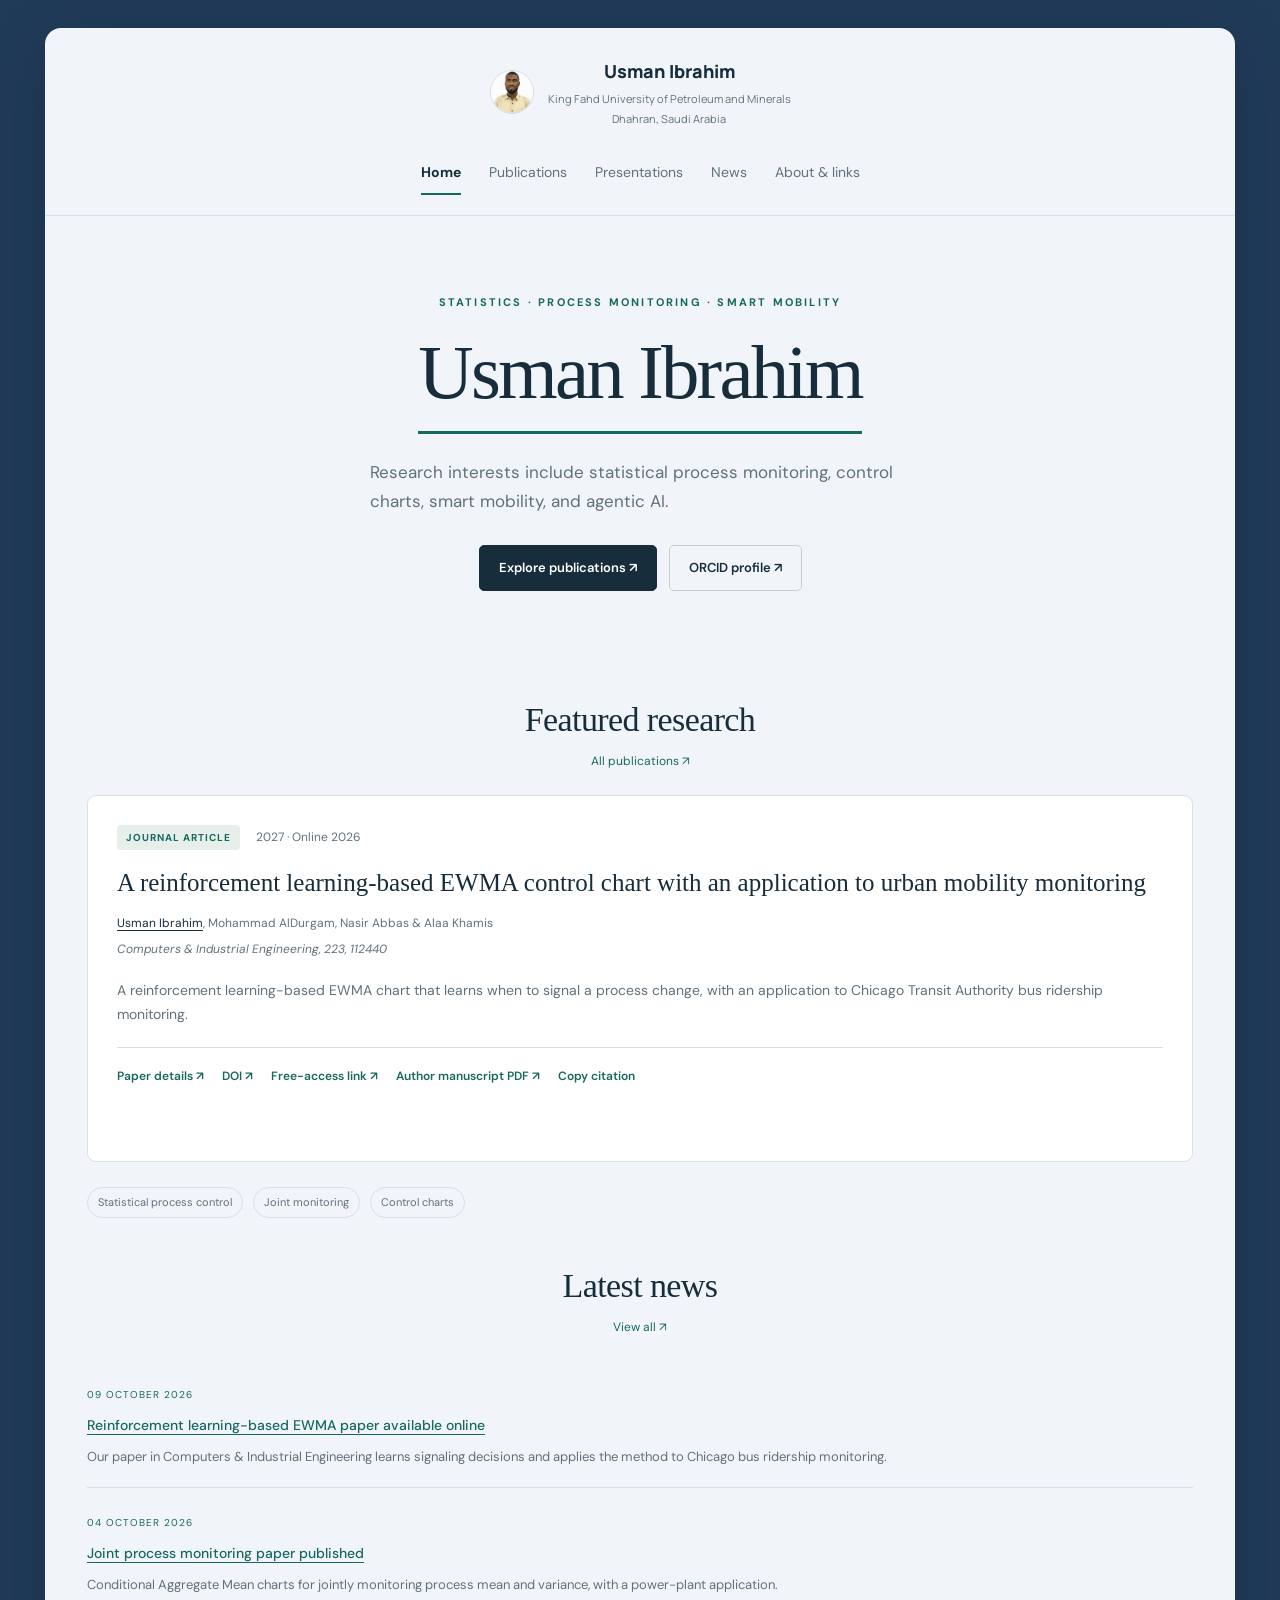
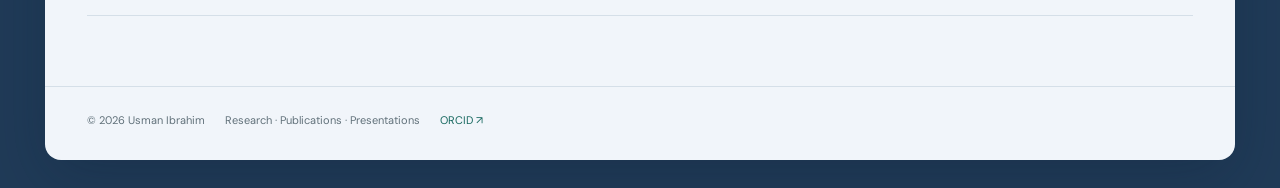
<file: index.html>
<!doctype html>
<html lang="en">
<head>
  <meta charset="utf-8">
  <meta name="viewport" content="width=device-width, initial-scale=1">

  <title>Usman Ibrahim | Research</title>

  <meta name="description"
        content="Usman Ibrahim's research, publications, presentations, and news in statistical process monitoring, control charts, machine learning, and smart mobility.">
  <meta name="robots" content="index,follow">

  <link rel="stylesheet" href="styles.css">
  <script src="site.js" defer></script>

  <script type="application/ld+json">
  {
    "@context": "https://schema.org",
    "@type": "Person",
    "name": "Usman Ibrahim",
    "affiliation": {
      "@type": "Organization",
      "name": "King Fahd University of Petroleum and Minerals"
    },
    "sameAs": [
      "https://orcid.org/0009-0003-8951-0145",
      "https://www.linkedin.com/in/usman-ibrahim-314a54277",
      "https://scholar.google.ca/citations?user=Ma5MzD0AAAAJ&hl=en"
    ]
  }
  </script>

  <style>
    html {
      background: #203b58;
    }

    body {
      max-width: 1190px;
      margin: 28px auto !important;
      background: #f1f5fa !important;
      border-radius: 16px;
      box-shadow: 0 18px 60px rgb(10 27 48 / 25%);
    }

    .header-inner {
      flex-direction: column;
      align-items: center;
      justify-content: center;
      gap: 22px;
      padding: 28px 0 20px;
    }

    .brand {
      display: flex;
      align-items: center;
      justify-content: center;
      gap: 14px;
      max-width: 100%;
    }

    .brand-info {
      display: flex;
      flex-direction: column;
      align-items: center;
      text-align: center;
      min-width: 0;
    }

    .brand-name {
      color: inherit;
      text-decoration: none;
    }

    .brand-affiliation {
      display: block;
      margin-top: 4px;
      font-size: 11px;
      font-weight: 400;
      line-height: 1.5;
      color: var(--muted);
    }

    .nav {
      width: 100%;
      justify-content: center;
      flex-wrap: wrap;
      gap: 12px 28px;
      overflow: visible;
    }

    main {
      text-align: center;
    }

    .hero {
      display: block;
      text-align: center;
    }

    .hero h1 {
      display: inline-block;
      padding-bottom: 18px;
      border-bottom: 3px solid var(--teal);
    }

    .lead,
    .detail,
    .prose,
    .search,
    .empty p {
      margin-left: auto;
      margin-right: auto;
    }

    .actions,
    .links,
    .focus-strip,
    .affiliation {
      justify-content: center;
    }

    .actions {
      display: flex;
      flex-wrap: wrap;
      gap: 12px;
    }

    .section-top {
      flex-direction: column;
      align-items: center;
      justify-content: center;
      gap: 10px;
      text-align: center;
    }

    .card-top {
      justify-content: center;
      gap: 16px;
    }

    #home .two-col {
      grid-template-columns: minmax(0, 1fr);
      gap: 48px;
    }

    #home .two-col > div,
    #home .two-col > aside {
      width: 100%;
      min-width: 0;
    }

    .footer-inner {
      justify-content: center;
      align-items: center;
      flex-wrap: wrap;
      text-align: center;
    }

    @media (max-width: 700px) {
      body {
        margin: 0 auto !important;
        border-radius: 0;
      }

      .header-inner {
        align-items: center;
        padding: 24px 0 18px;
      }

      .nav {
        justify-content: center;
        gap: 10px 18px;
      }

      .brand-affiliation {
        max-width: 250px;
      }
    }
  /* Keep body text left-aligned */
main,
.hero,
.prose,
.card,
.news-item,
.empty,
.footer-inner {
  text-align: left;
}

/* Center headings and tabs only */
h1,
h2,
h3,
.eyebrow {
  text-align: center;
}

.hero h1 {
  display: table;
  margin-left: auto;
  margin-right: auto;
}

.nav {
  justify-content: center;
}

/* Left-align buttons, links, tags, and card labels */
.actions,
.links,
.focus-strip,
.card-top,
.footer-inner {
  justify-content: flex-start;
}
/* Default: left-align all content, including paper titles */
main,
.hero,
.prose,
.card,
.news-item,
.empty,
.detail,
main h1,
main h2,
main h3,
main .eyebrow,
.research-highlights,
.research-highlights li {
  text-align: left;
}

/* Center only the main page and section headings */
.hero > .eyebrow,
.hero > h1,
.hero > div > .eyebrow,
.hero > div > h1,
.page-head,
.page-head .eyebrow,
.page-head .page-title,
.section-top,
.section-top h2 {
  text-align: center;
}

.hero h1 {
  display: table;
  margin-left: auto;
  margin-right: auto;
}

.section-top {
  align-items: center;
  justify-content: center;
}

/* Keep navigation tabs centered */
.nav {
  justify-content: center;
}

/* Keep highlights readable */
.research-highlights ul {
  padding-left: 24px;
  list-style-position: outside;
}
#home .hero .actions {
  display: flex;
  justify-content: center;
  flex-wrap: wrap;
  gap: 12px;
}
  </style>
</head>

<body>

<a class="skip" href="#main">Skip to content</a>

<header class="header">
  <div class="wrap">
    <div class="header-inner">

      <div class="brand">
        <button
          class="avatar-button"
          type="button"
          aria-label="Enlarge profile photo"
          onclick="document.getElementById('photo-viewer').showModal()">
          <img src="profile.jpg" alt="Usman Ibrahim">
        </button>

        <div class="brand-info">
          <a class="brand-name" href="#home">Usman Ibrahim</a>
          <span class="brand-affiliation">
            King Fahd University of Petroleum and Minerals
          </span>
          <span class="brand-affiliation">
            Dhahran, Saudi Arabia
          </span>
        </div>
      </div>

      <nav class="nav" aria-label="Main navigation">
        <a href="#home" aria-current="page">Home</a>
        <a href="#publications">Publications</a>
        <a href="#presentations">Presentations</a>
        <a href="#news">News</a>
        <a href="#about">About &amp; links</a>
      </nav>

    </div>
  </div>
</header>

<dialog
  id="photo-viewer"
  class="photo-dialog"
  aria-label="Profile photo"
  onclick="if (event.target === this) this.close()">

  <button
    class="photo-close"
    type="button"
    aria-label="Close photo"
    onclick="document.getElementById('photo-viewer').close()">
    ×
  </button>

  <img src="profile.jpg" alt="Usman Ibrahim">
</dialog>

<main id="main" class="wrap">

  <section id="home" data-page aria-label="Home">

    <div class="hero">
      <p class="eyebrow">
        Statistics · Process monitoring · Smart Mobility
      </p>

      <h1>Usman Ibrahim</h1>

      <p class="lead">
        Research interests include statistical process monitoring,
        control charts, smart mobility, and agentic AI.
      </p>

      <div class="actions">
        <a class="button" href="#publications">
          Explore publications ↗
        </a>
        <a class="button secondary"
           href="https://orcid.org/0009-0003-8951-0145">
          ORCID profile ↗
        </a>
      </div>
    </div>

    <div class="content">
      <div class="two-col">

        <div>
          <div class="section-top">
            <h2>Featured research</h2>
            <a href="#publications">All publications ↗</a>
          </div>

          <article class="card">
            <div class="card-top">
              <span class="badge">Journal article</span>
              <span class="year">2027 · Online 2026</span>
            </div>

            <h3 class="paper-title">
              <a href="papers/rl-ewma.html">
                A reinforcement learning-based EWMA control chart
                with an application to urban mobility monitoring
              </a>
            </h3>

            <p class="byline">
              <span class="self">Usman Ibrahim</span>,
              Mohammad AlDurgam, Nasir Abbas &amp; Alaa Khamis
            </p>

            <p class="journal">
              Computers &amp; Industrial Engineering, 223, 112440
            </p>

            <p class="summary">
              A reinforcement learning-based EWMA chart that learns
              when to signal a process change, with an application
              to Chicago Transit Authority bus ridership monitoring.
            </p>

            <div class="links">
              <a href="papers/rl-ewma.html">Paper details ↗</a>

              <a href="https://doi.org/10.1016/j.cie.2026.112440">
                DOI ↗
              </a>

              <a href="https://kwnsfk27.r.eu-west-1.awstrack.me/L0/https:%2F%2Fauthors.elsevier.com%2Fa%2F1nyGG1I2r-T-EI/1/010201a14435d86e-4d6d5440-0377-4c4e-ba44-1d712daed65e-000000/jkMDSdc3D0bi9YTTYTLWX9_oELA=473">
                Free-access link ↗
              </a>

              <a href="manuscripts/rl-ewma-author-manuscript.pdf">
                Author manuscript PDF ↗
              </a>

              <button
                class="text-button"
                data-copy-citation="Ibrahim, U., AlDurgam, M., Abbas, N., &amp; Khamis, A. (2027). A reinforcement learning-based EWMA control chart with an application to urban mobility monitoring. Computers &amp; Industrial Engineering, 223, 112440. https://doi.org/10.1016/j.cie.2026.112440">
                Copy citation
              </button>
            </div>

            <p class="status" role="status"></p>
          </article>

          <div class="focus-strip">
            <span class="tag">Statistical process control</span>
            <span class="tag">Joint monitoring</span>
            <span class="tag">Control charts</span>
          </div>
        </div>

        <aside>
          <div class="section-top">
            <h2>Latest news</h2>
            <a href="#news">View all ↗</a>
          </div>

          <div class="news-item">
            <time datetime="2026-10-09">09 October 2026</time>
            <h3>
              <a href="papers/rl-ewma.html">
                Reinforcement learning-based EWMA paper available online
              </a>
            </h3>
            <p>
              Our paper in Computers &amp; Industrial Engineering
              learns signaling decisions and applies the method
              to Chicago bus ridership monitoring.
            </p>
          </div>

          <div class="news-item">
            <time datetime="2026-10-04">04 October 2026</time>
            <h3>
              <a href="papers/conditional-aggregate-mean.html">
                Joint process monitoring paper published
              </a>
            </h3>
            <p>
              Conditional Aggregate Mean charts for jointly
              monitoring process mean and variance, with a
              power-plant application.
            </p>
          </div>
        </aside>

      </div>
    </div>
  </section>

  <section
    id="publications"
    data-page
    aria-labelledby="publications-title">

    <div class="content">
      <div class="page-head">
        <p class="eyebrow">Research output</p>
        <h2 class="page-title" id="publications-title">Publications</h2>
        <p class="lead">Journal articles, methods, and applications.</p>
      </div>

      <label for="paper-search" class="eyebrow">
        Find a publication
      </label>
      <br>

      <input
        class="search"
        id="paper-search"
        type="search"
        placeholder="Search title, author, or topic…">

      <article class="card" data-publication>
        <div class="card-top">
          <span class="badge">Journal article</span>
          <span class="year">2027 · Online 2026</span>
        </div>

        <h2 class="paper-title">
          <a href="papers/rl-ewma.html">
            A reinforcement learning-based EWMA control chart
            with an application to urban mobility monitoring
          </a>
        </h2>

        <p class="byline">
          Usman Ibrahim, Mohammad AlDurgam, Nasir Abbas &amp; Alaa Khamis
        </p>

        <p class="journal">
          Computers &amp; Industrial Engineering, 223, 112440
          · Available online 9 October 2026
        </p>

        <p class="summary">
          A reinforcement learning-based EWMA chart that learns
          signaling decisions using proximal policy optimization,
          with an application to Chicago Transit Authority bus
          ridership monitoring.
        </p>

        <div class="links">
          <a href="papers/rl-ewma.html">Abstract &amp; details ↗</a>
          <a href="https://doi.org/10.1016/j.cie.2026.112440">DOI ↗</a>

          <a href="https://kwnsfk27.r.eu-west-1.awstrack.me/L0/https:%2F%2Fauthors.elsevier.com%2Fa%2F1nyGG1I2r-T-EI/1/010201a14435d86e-4d6d5440-0377-4c4e-ba44-1d712daed65e-000000/jkMDSdc3D0bi9YTTYTLWX9_oELA=473">
            Free-access link ↗
          </a>

          <a href="manuscripts/rl-ewma-author-manuscript.pdf">
            Author manuscript PDF ↗
          </a>

          <button
            class="text-button"
            data-copy-citation="Ibrahim, U., AlDurgam, M., Abbas, N., &amp; Khamis, A. (2027). A reinforcement learning-based EWMA control chart with an application to urban mobility monitoring. Computers &amp; Industrial Engineering, 223, 112440. https://doi.org/10.1016/j.cie.2026.112440">
            Copy citation
          </button>
        </div>

        <p class="status" role="status"></p>
      </article>

      <article class="card" data-publication style="margin-top: 24px;">
        <div class="card-top">
          <span class="badge">Journal article</span>
          <span class="year">2026</span>
        </div>

        <h2 class="paper-title">
          <a href="papers/conditional-aggregate-mean.html">
            Joint process monitoring in power plants using
            conditional aggregate mean control charts
          </a>
        </h2>

        <p class="byline">
          Usman Ibrahim, Nasir Abbas &amp; Muhammad Riaz
        </p>

        <p class="journal">
          Journal of Industrial and Production Engineering
          · Published 4 October 2026
        </p>

        <p class="summary">
          Joint monitoring of process mean and variance using
          Conditional Aggregate Mean control charts and three
          variance transformations. Includes a combined-cycle
          power plant application.
        </p>

        <div class="links">
          <a href="papers/conditional-aggregate-mean.html">
            Abstract &amp; details ↗
          </a>

          <a href="https://doi.org/10.1080/21681015.2026.2737266">
            DOI ↗
          </a>

          <a href="https://www.tandfonline.com/eprint/JCEAWTUYKNPXHGXM5YNV/full?target=10.1080/21681015.2026.2737266">
            Free-access link ↗
          </a>

          <a href="manuscripts/cam-joint-accepted.pdf">
            Accepted manuscript PDF ↗
          </a>

          <button
            class="text-button"
            data-copy-citation="Ibrahim, U., Abbas, N., &amp; Riaz, M. (2026). Joint process monitoring in power plants using conditional aggregate mean control charts. Journal of Industrial and Production Engineering. https://doi.org/10.1080/21681015.2026.2737266">
            Copy citation
          </button>
        </div>

        <p class="status" role="status"></p>
      </article>

      <article class="card" data-publication style="margin-top: 24px;">
        <div class="card-top">
          <span class="badge">Conference Proceedings</span>
          <span class="year">SMiLE 2026</span>
        </div>

        <h2 class="paper-title">
          <a href="papers/driver-allocation.html">
            Risk-Based Optimization of Driver Allocation
            in Urban Last-Mile Delivery
          </a>
        </h2>

        <p class="byline">
          Usman Ibrahim, Samhar Alzghaier &amp; Mohammad AlDurgam
        </p>

        <p class="journal">
          The 2nd International Conference on Smart Mobility and
          Logistics Ecosystems (SMiLE), KFUPM, Saudi Arabia
        </p>

        <p class="summary">
          A stochastic optimization model for choosing pre-booked
          and backup driver capacity using route risk classes and
          the tradeoff between staffing costs and driver shortages.
        </p>

        <div class="links">
          <a href="papers/driver-allocation.html">
            Abstract &amp; details ↗
          </a>
        </div>
      </article>

      <article class="card" data-publication style="margin-top: 24px;">
        <div class="card-top">
          <span class="badge">Journal article</span>
          <span class="year">2025</span>
        </div>

        <h2 class="paper-title">
          <a href="papers/water-ph-monitoring.html">
            Smart Monitoring Solutions for Real-Time Water pH
            Regulation in Aquatic Ecotoxicology
          </a>
        </h2>

        <p class="byline">
          Usman Ibrahim, Nasir Abbas, Muhammad Riaz &amp; Tahir Mahmood
        </p>

        <p class="journal">
          Journal of Chemometrics, 39, e70024
        </p>

        <p class="summary">
          A control chart for detecting small and moderate process
          shifts, evaluated under zero-state and steady-state
          conditions and applied to water pH monitoring in an
          aquatic ecotoxicology laboratory.
        </p>

        <div class="links">
          <a href="papers/water-ph-monitoring.html">
            Abstract &amp; details ↗
          </a>

          <a href="https://doi.org/10.1002/cem.70024">DOI ↗</a>

          <a href="manuscripts/water-ph-accepted.pdf">
            Accepted manuscript PDF ↗
          </a>
        </div>
      </article>

      <p class="no-results" hidden>
        No publications match your search.
      </p>
    </div>
  </section>

  <section
    id="presentations"
    data-page
    aria-labelledby="presentations-title">

    <div class="content">
      <div class="page-head">
        <p class="eyebrow">Talks &amp; slides</p>
        <h2 class="page-title" id="presentations-title">Presentations</h2>
        <p class="lead">
          Conference presentations, research talks, and seminar materials.
        </p>
      </div>

      <div class="empty">
        <h3>Presentation archive</h3>
        <p>No presentation materials are listed here yet.</p>
      </div>
    </div>
  </section>

  <section id="news" data-page aria-labelledby="news-title">
    <div class="content">
      <div class="page-head">
        <p class="eyebrow">From my research</p>
        <h2 class="page-title" id="news-title">News &amp; updates</h2>
        <p class="lead">Publication announcements and research updates.</p>
      </div>

      <div class="prose">
        <article class="news-item">
          <time datetime="2026-10-09">09 October 2026</time>
          <h3>Reinforcement learning-based EWMA paper available online</h3>
          <p>
            Our paper, “A reinforcement learning-based EWMA control
            chart with an application to urban mobility monitoring,”
            is available online in Computers &amp; Industrial
            Engineering. Co-authored with Mohammad AlDurgam,
            Nasir Abbas, and Alaa Khamis, the study learns signaling
            decisions using reinforcement learning and applies the
            method to Chicago Transit Authority bus ridership data.
          </p>
          <p>
            <a href="papers/rl-ewma.html">Read about the paper ↗</a>
          </p>
        </article>

        <article class="news-item">
          <time datetime="2026-10-04">04 October 2026</time>
          <h3>Joint process monitoring paper published</h3>
          <p>
            Our paper, “Joint process monitoring in power plants
            using conditional aggregate mean control charts,” is
            published in the Journal of Industrial and Production
            Engineering. With Nasir Abbas and Muhammad Riaz,
            we develop charts for monitoring process mean and
            variance together and apply them to combined-cycle
            power plant data.
          </p>
          <p>
            <a href="papers/conditional-aggregate-mean.html">
              Read about the paper ↗
            </a>
          </p>
        </article>

        <article class="news-item">
          <p class="eyebrow">SMiLE 2026 · Conference Proceedings</p>
          <h3>Research on risk-based driver allocation</h3>
          <p>
            With Samhar Alzghaier and Mohammad AlDurgam, I study
            the allocation of pre-booked and backup drivers for
            urban last-mile delivery. The paper develops a
            stochastic optimization model that accounts for
            route risk and staffing costs.
          </p>
          <p>
            <a href="papers/driver-allocation.html">
              Read about the paper ↗
            </a>
          </p>
        </article>

        <article class="news-item">
          <time datetime="2025">2025</time>
          <h3>Water pH monitoring paper published</h3>
          <p>
            Our paper, “Smart Monitoring Solutions for Real-Time
            Water pH Regulation in Aquatic Ecotoxicology,” is
            published in the Journal of Chemometrics.
            Co-authored with Nasir Abbas, Muhammad Riaz, and
            Tahir Mahmood, it examines statistical monitoring of
            water pH in an aquatic ecotoxicology laboratory.
          </p>
          <p>
            <a href="papers/water-ph-monitoring.html">
              Read about the paper ↗
            </a>
          </p>
        </article>
      </div>
    </div>
  </section>

  <section id="about" data-page aria-labelledby="about-title">
    <div class="content">
      <div class="page-head">
        <p class="eyebrow">Researcher profile</p>
        <h2 class="page-title" id="about-title">
          About &amp; academic links
        </h2>
      </div>

      <div class="prose">
        <p>
          My research focuses on statistical process monitoring
          and applications of machine learning to process
          monitoring. I am interested in methods for detecting
          changes in process mean and variability, with applications
          to chemical &amp; industrial processes and smart mobility.
          My interests also include agentic AI for decision-making
          and automation.
        </p>

        <h2>Affiliation</h2>
        <p>
          King Fahd University of Petroleum and Minerals<br>
          Dhahran, Saudi Arabia
        </p>

        <h2>Research interests</h2>
        <div class="focus-strip">
          <span class="tag">Statistical process monitoring</span>
          <span class="tag">Control charts</span>
          <span class="tag">Smart Mobility</span>
          <span class="tag">Agentic AI</span>
        </div>

        <h2>Academic profile</h2>
        <p>
          <a href="https://orcid.org/0009-0003-8951-0145">ORCID ↗</a>
          &nbsp;·&nbsp;
          <a href="https://www.linkedin.com/in/usman-ibrahim-314a54277">LinkedIn ↗</a>
          &nbsp;·&nbsp;
          <a href="https://scholar.google.ca/citations?user=Ma5MzD0AAAAJ&amp;hl=en">Google Scholar ↗</a>
        </p>

        <h2>Research software</h2>
        <p>
          <span
            style="color: var(--muted); cursor: not-allowed;"
            aria-disabled="true">
            EC Shiny App (temporarily unavailable)
          </span>
        </p>
      </div>
    </div>
  </section>

</main>

<footer class="footer">
  <div class="wrap footer-inner">
    <span>© <span data-year>2026</span> Usman Ibrahim</span>
    <span>Research · Publications · Presentations</span>
    <a href="https://orcid.org/0009-0003-8951-0145">ORCID ↗</a>
  </div>
</footer>

</body>
</html>
</file>
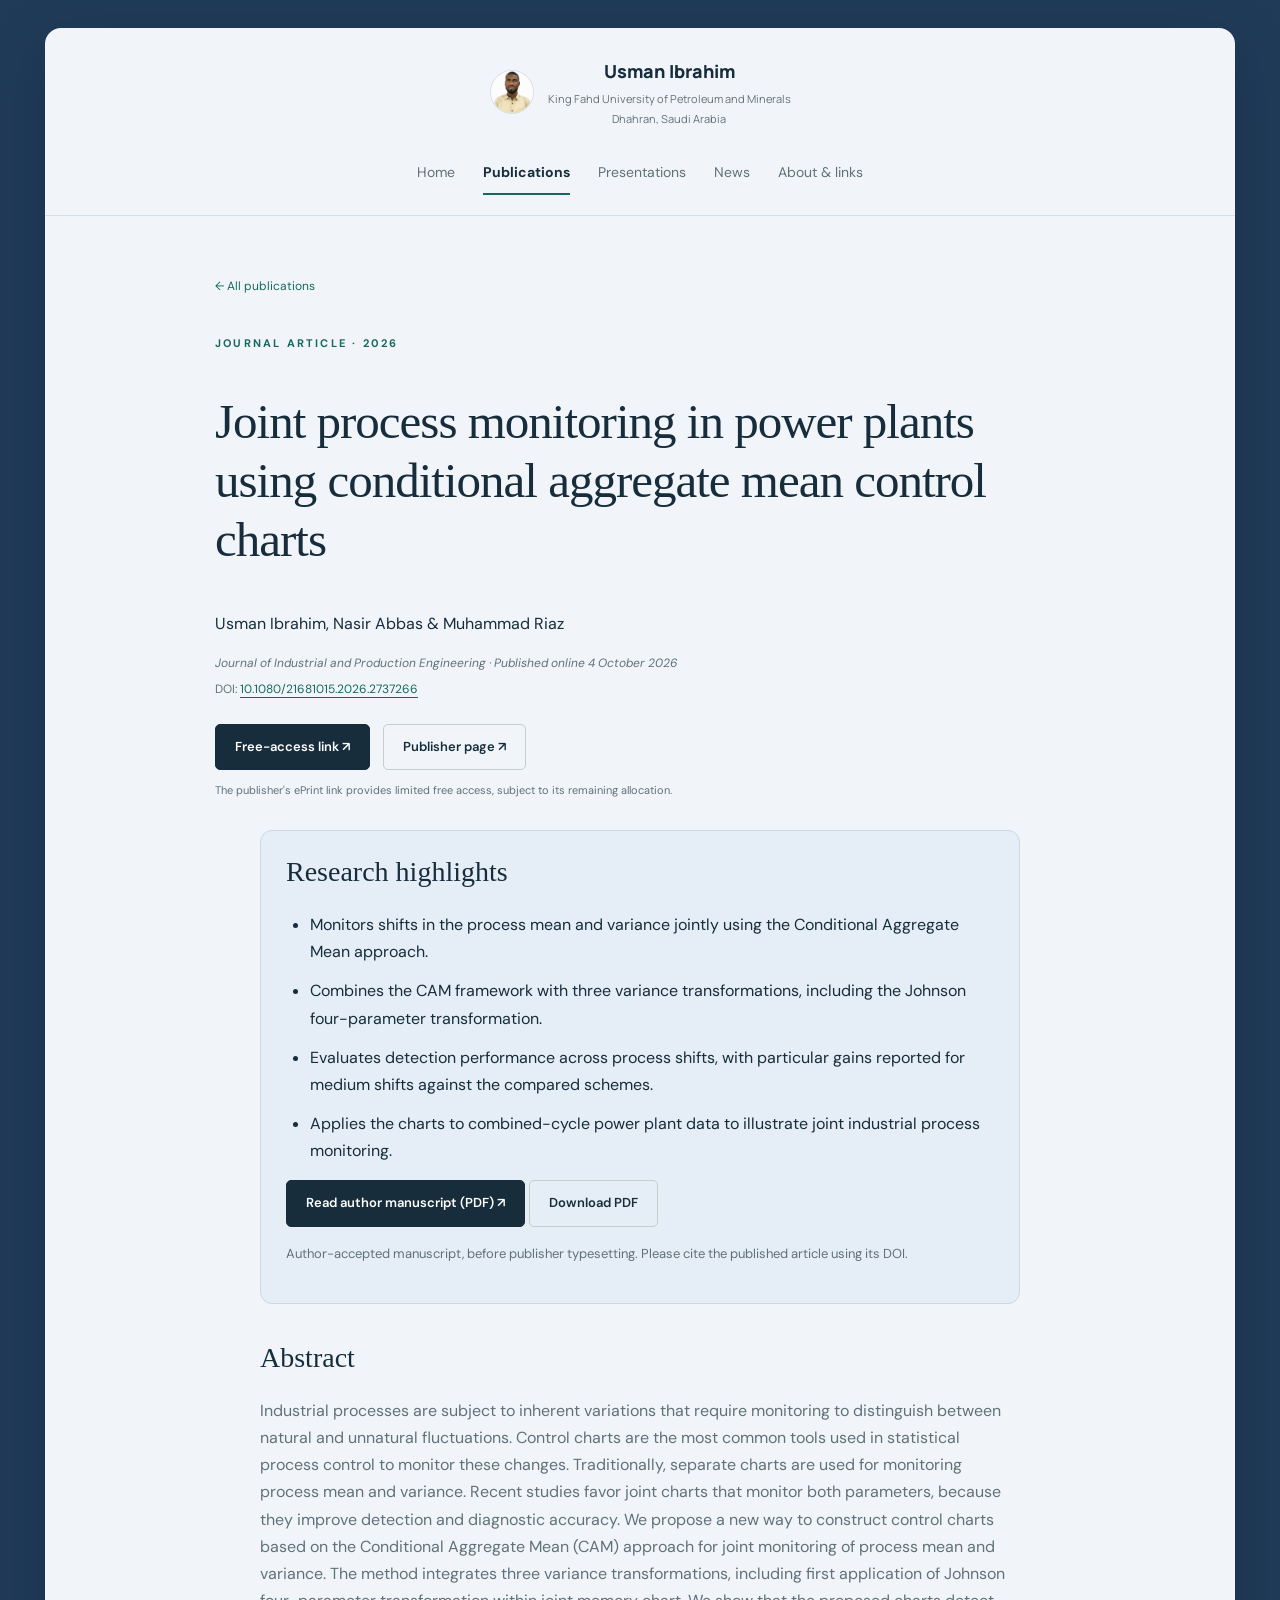
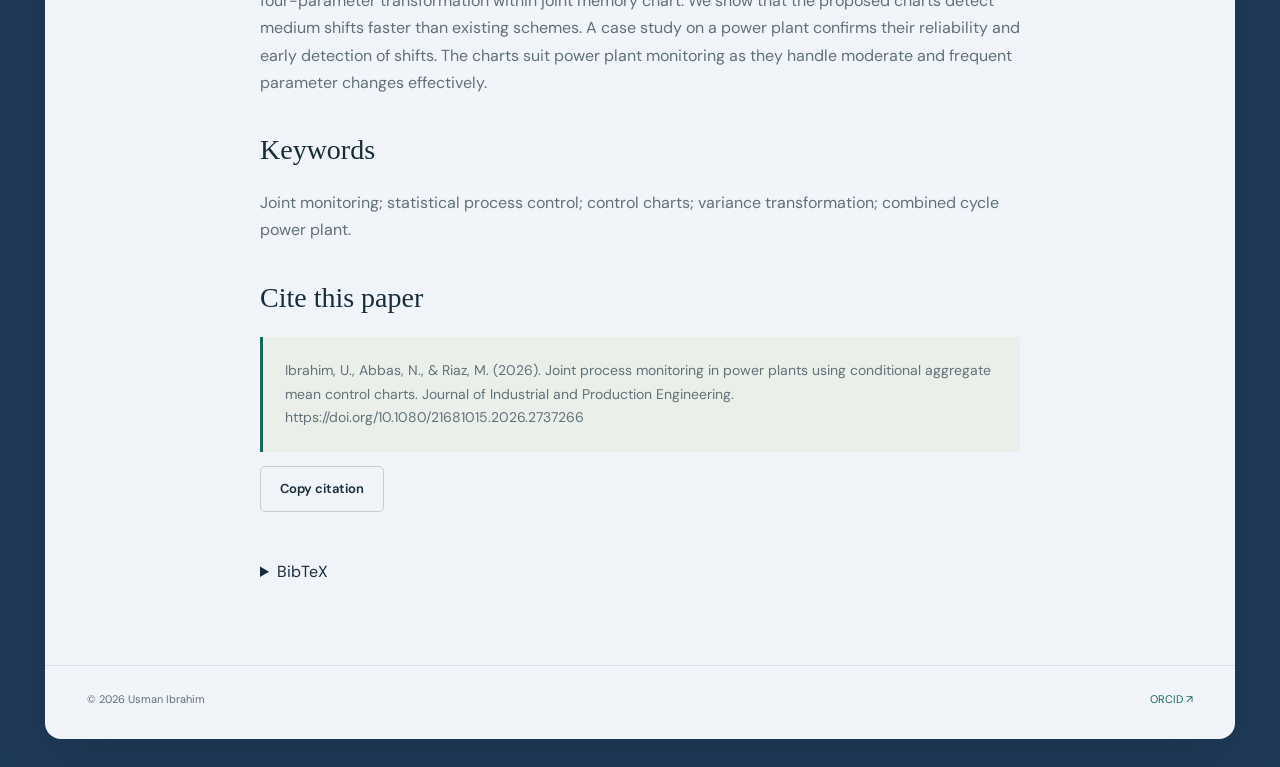
<file: papers/conditional-aggregate-mean.html>
<!doctype html><html lang="en"><head><meta charset="utf-8"><meta name="viewport" content="width=device-width,initial-scale=1"><title>Joint process monitoring in power plants | Usman Ibrahim</title><meta name="description" content="Paper for Joint process monitoring in power plants using conditional aggregate mean control charts, by Usman Ibrahim et al"><meta name="robots" content="index,follow"><meta name="citation_title" content="Joint process monitoring in power plants using conditional aggregate mean control charts"><meta name="citation_author" content="Usman Ibrahim"><meta name="citation_author" content="Nasir Abbas"><meta name="citation_author" content="Muhammad Riaz"><meta name="citation_publication_date" content="2026/10/04"><meta name="citation_journal_title" content="Journal of Industrial and Production Engineering"><meta name="citation_doi" content="10.1080/21681015.2026.2737266"><link rel="stylesheet" href="../styles.css"><script src="../site.js" defer></script></head><body>
<a class="skip" href="#main">Skip to content</a><header class="header"><div class="wrap header-inner"><a class="brand" href="../index.html#home"><span class="monogram" aria-hidden="true">UI</span>Usman Ibrahim</a><nav class="nav" aria-label="Main navigation"><a href="../index.html#home">Home</a><a href="../index.html#publications" aria-current="page">Publications</a><a href="../index.html#presentations">Presentations</a><a href="../index.html#news">News</a><a href="../index.html#about">About & links</a></nav></div></header>
<main id="main" class="wrap"><article class="detail"><a class="back" href="../index.html#publications">← All publications</a><p class="eyebrow" style="margin-top:35px">Journal article · 2026</p><h1>Joint process monitoring in power plants using conditional aggregate mean control charts</h1><p>Usman Ibrahim, Nasir Abbas & Muhammad Riaz</p><p class="journal">Journal of Industrial and Production Engineering · Published online 4 October 2026</p><p class="byline">DOI: <a href="https://doi.org/10.1080/21681015.2026.2737266">10.1080/21681015.2026.2737266</a></p><div class="actions" style="margin-top:25px"><a class="button" href="https://www.tandfonline.com/eprint/JCEAWTUYKNPXHGXM5YNV/full?target=10.1080/21681015.2026.2737266">Free-access link ↗</a><a class="button secondary" href="https://doi.org/10.1080/21681015.2026.2737266">Publisher page ↗</a></div><p class="copyright">The publisher's ePrint link provides limited free access, subject to its remaining allocation.</p>
<div class="prose"><section class="research-highlights" aria-label="Research highlights"><h2>Research highlights</h2><ul><li>Monitors shifts in the process mean and variance jointly using the Conditional Aggregate Mean approach.</li><li>Combines the CAM framework with three variance transformations, including the Johnson four-parameter transformation.</li><li>Evaluates detection performance across process shifts, with particular gains reported for medium shifts against the compared schemes.</li><li>Applies the charts to combined-cycle power plant data to illustrate joint industrial process monitoring.</li></ul><p><a class="button" href="../manuscripts/cam-joint-accepted.pdf" target="_blank" rel="noopener">Read author manuscript (PDF) ↗</a> <a class="button secondary" href="../manuscripts/cam-joint-accepted.pdf" download>Download PDF</a></p><p class="manuscript-note">Author-accepted manuscript, before publisher typesetting. Please cite the published article using its DOI.</p></section><h2>Abstract</h2><p>Industrial processes are subject to inherent variations that require monitoring to distinguish between natural and unnatural fluctuations. Control charts are the most common tools used in statistical process control to monitor these changes. Traditionally, separate charts are used for monitoring process mean and variance. Recent studies favor joint charts that monitor both parameters, because they improve detection and diagnostic accuracy. We propose a new way to construct control charts based on the Conditional Aggregate Mean (CAM) approach for joint monitoring of process mean and variance. The method integrates three variance transformations, including first application of Johnson four-parameter transformation within joint memory chart. We show that the proposed charts detect medium shifts faster than existing schemes. A case study on a power plant confirms their reliability and early detection of shifts. The charts suit power plant monitoring as they handle moderate and frequent parameter changes effectively.</p><h2>Keywords</h2><p>Joint monitoring; statistical process control; control charts; variance transformation; combined cycle power plant.</p><h2>Cite this paper</h2><div class="citation-area"><p class="citation">Ibrahim, U., Abbas, N., & Riaz, M. (2026). Joint process monitoring in power plants using conditional aggregate mean control charts. Journal of Industrial and Production Engineering. https://doi.org/10.1080/21681015.2026.2737266</p><button class="button secondary" data-copy-citation>Copy citation</button><p class="status" role="status"></p></div><details><summary>BibTeX</summary><pre class="citation" style="white-space:pre-wrap">@article{ibrahim2026joint,
  title = {Joint process monitoring in power plants using conditional aggregate mean control charts},
  author = {Ibrahim, Usman and Abbas, Nasir and Riaz, Muhammad},
  journal = {Journal of Industrial and Production Engineering},
  year = {2026},
  doi = {10.1080/21681015.2026.2737266},
  url = {https://doi.org/10.1080/21681015.2026.2737266}
}</pre></details></div></article></main><footer class="footer"><div class="wrap footer-inner"><span>© <span data-year>2026</span> Usman Ibrahim</span><a href="https://orcid.org/0009-0003-8951-0145">ORCID ↗</a></div></footer></body></html>
</file>
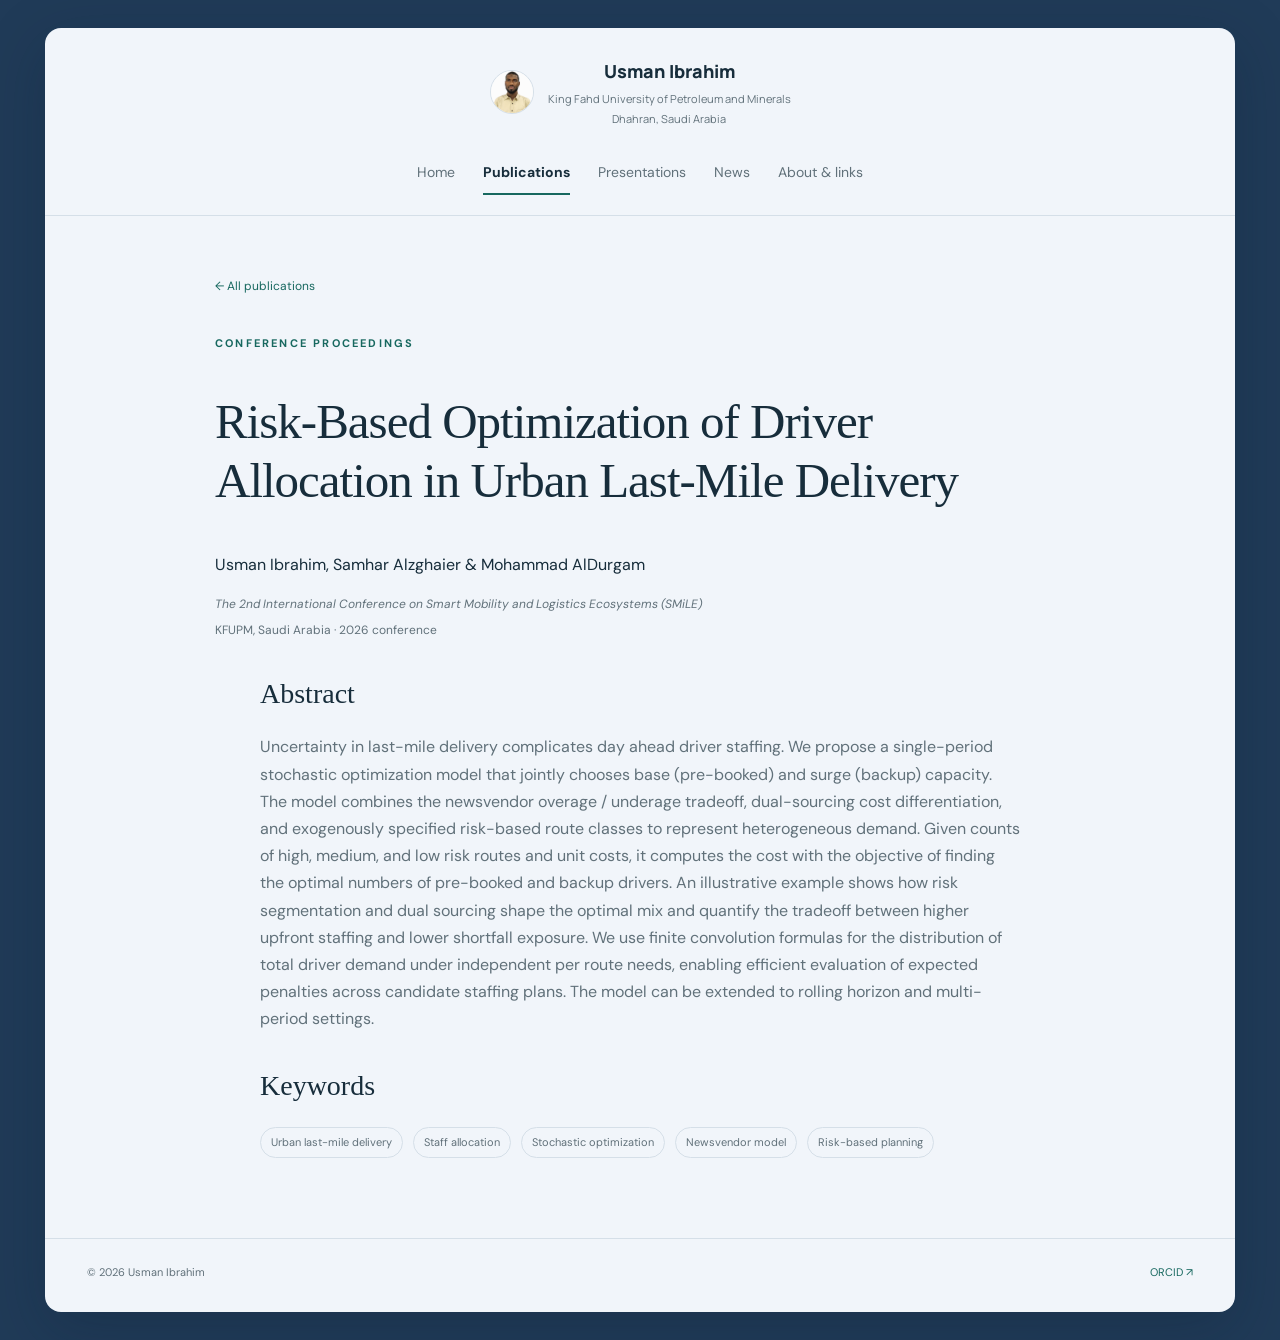
<file: papers/driver-allocation.html>
<!DOCTYPE html>
<html lang="en">
<head>
  <meta charset="UTF-8">
  <meta name="viewport" content="width=device-width, initial-scale=1">

  <title>Risk-Based Driver Allocation | Usman Ibrahim</title>

  <meta name="description"
        content="A stochastic optimization model for allocating pre-booked and backup drivers in urban last-mile delivery using route risk classes.">

  <meta name="robots" content="index,follow">

  <meta name="citation_title"
        content="Risk-Based Optimization of Driver Allocation in Urban Last-Mile Delivery">
  <meta name="citation_author" content="Usman Ibrahim">
  <meta name="citation_author" content="Samhar Alzghaier">
  <meta name="citation_author" content="Mohammad AlDurgam">

  <link rel="stylesheet" href="../styles.css">
  <script src="../site.js" defer></script>
</head>

<body>

<a class="skip" href="#main">Skip to content</a>

<header class="header">
  <div class="wrap header-inner">
    <a class="brand" href="../index.html#home">
      <span class="monogram" aria-hidden="true">UI</span>
      Usman Ibrahim
    </a>

    <nav class="nav" aria-label="Main navigation">
      <a href="../index.html#home">Home</a>
      <a href="../index.html#publications" aria-current="page">
        Publications
      </a>
      <a href="../index.html#presentations">Presentations</a>
      <a href="../index.html#news">News</a>
      <a href="../index.html#about">About &amp; links</a>
    </nav>
  </div>
</header>

<main id="main" class="wrap">
  <article class="detail">

    <a class="back" href="../index.html#publications">
      ← All publications
    </a>

    <p class="eyebrow" style="margin-top: 35px;">
      Conference Proceedings
    </p>

    <h1>
      Risk-Based Optimization of Driver Allocation in Urban
      Last-Mile Delivery
    </h1>

    <p>
      Usman Ibrahim, Samhar Alzghaier &amp; Mohammad AlDurgam
    </p>

    <p class="journal">
      The 2nd International Conference on Smart Mobility and
      Logistics Ecosystems (SMiLE)
    </p>

    <p class="byline">
      KFUPM, Saudi Arabia · 2026 conference
    </p>

    <div class="prose">

      <h2>Abstract</h2>

      <p>
        Uncertainty in last-mile delivery complicates day ahead driver
        staffing. We propose a single-period stochastic optimization
        model that jointly chooses base (pre-booked) and surge (backup)
        capacity. The model combines the newsvendor overage / underage
        tradeoff, dual-sourcing cost differentiation, and exogenously
        specified risk-based route classes to represent heterogeneous
        demand. Given counts of high, medium, and low risk routes and
        unit costs, it computes the cost with the objective of finding
        the optimal numbers of pre-booked and backup drivers.
        An illustrative example shows how risk segmentation and dual
        sourcing shape the optimal mix and quantify the tradeoff
        between higher upfront staffing and lower shortfall exposure.
        We use finite convolution formulas for the distribution of
        total driver demand under independent per route needs,
        enabling efficient evaluation of expected penalties across
        candidate staffing plans. The model can be extended to rolling
        horizon and multi-period settings.
      </p>

      <h2>Keywords</h2>

      <div class="focus-strip">
        <span class="tag">Urban last-mile delivery</span>
        <span class="tag">Staff allocation</span>
        <span class="tag">Stochastic optimization</span>
        <span class="tag">Newsvendor model</span>
        <span class="tag">Risk-based planning</span>
      </div>

    </div>
  </article>
</main>

<footer class="footer">
  <div class="wrap footer-inner">
    <span>© <span data-year>2026</span> Usman Ibrahim</span>
    <a href="https://orcid.org/0009-0003-8951-0145">ORCID ↗</a>
  </div>
</footer>

</body>
</html>
</file>
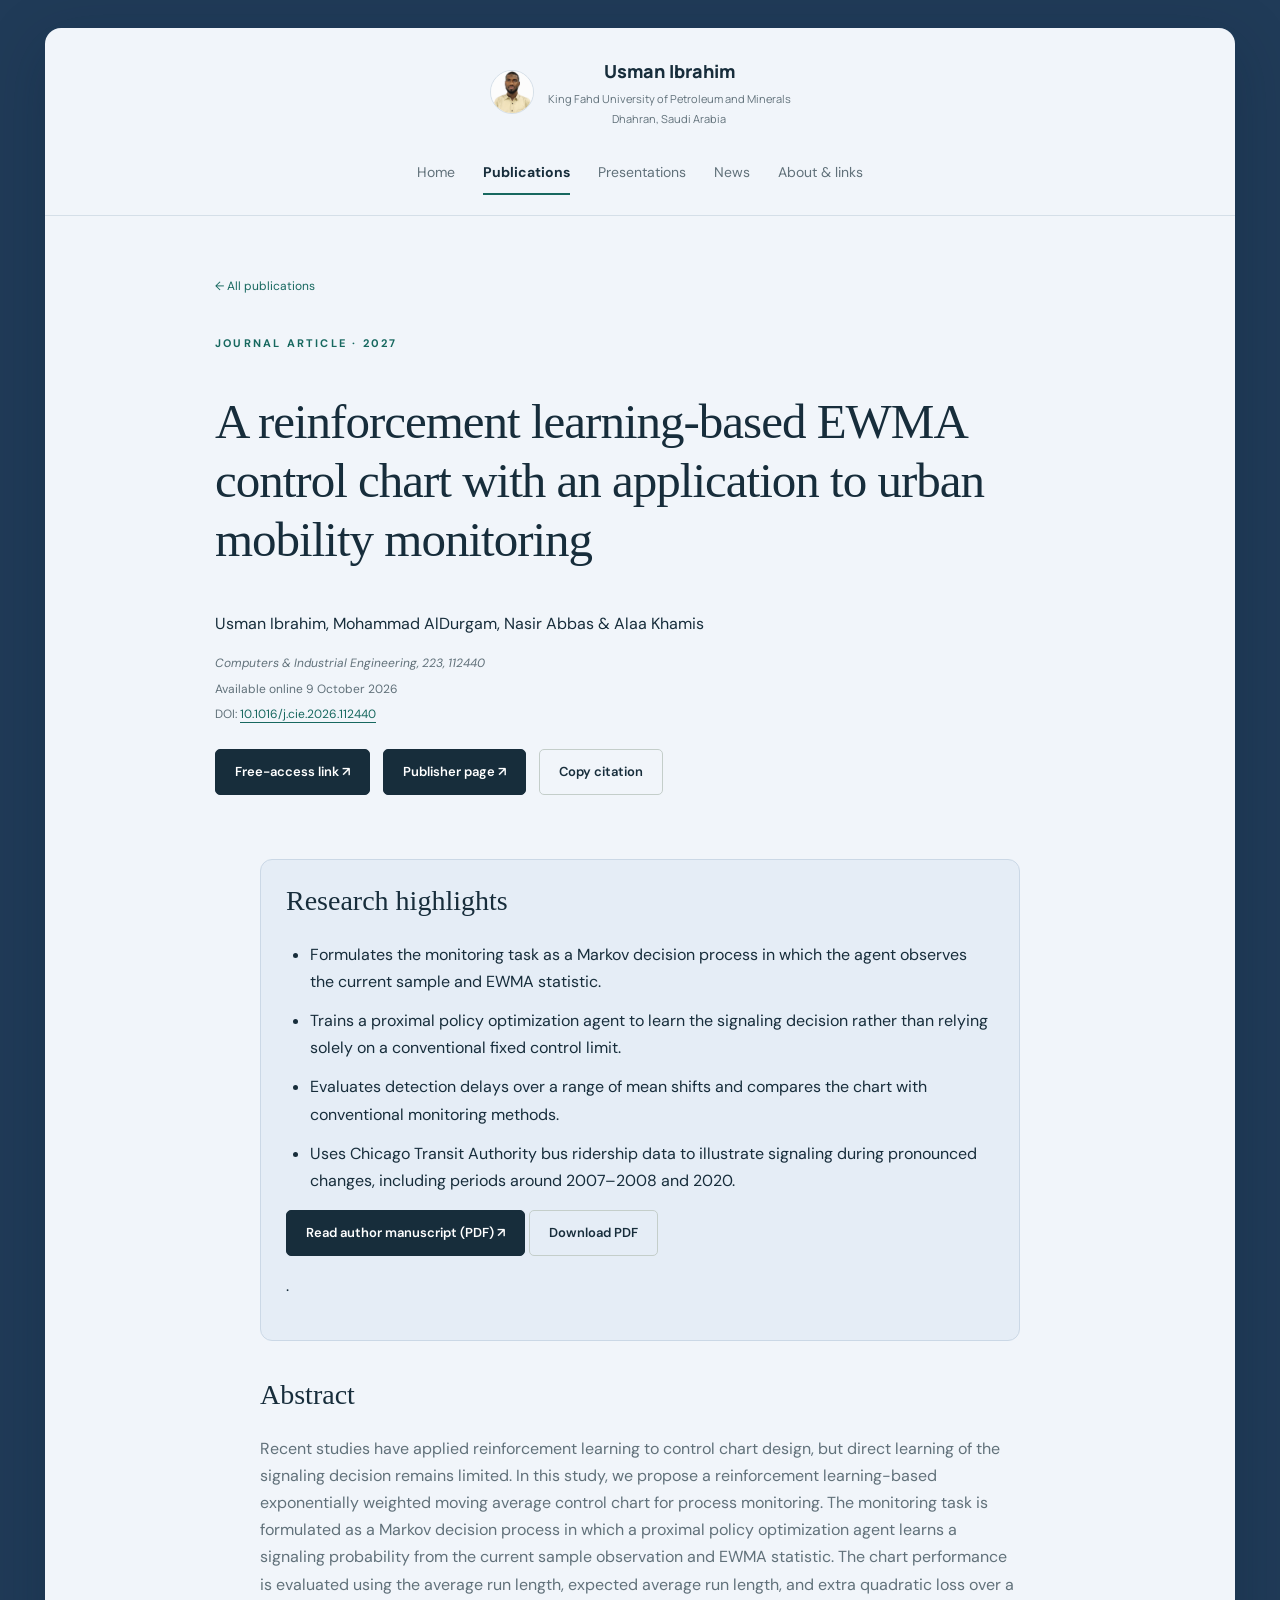
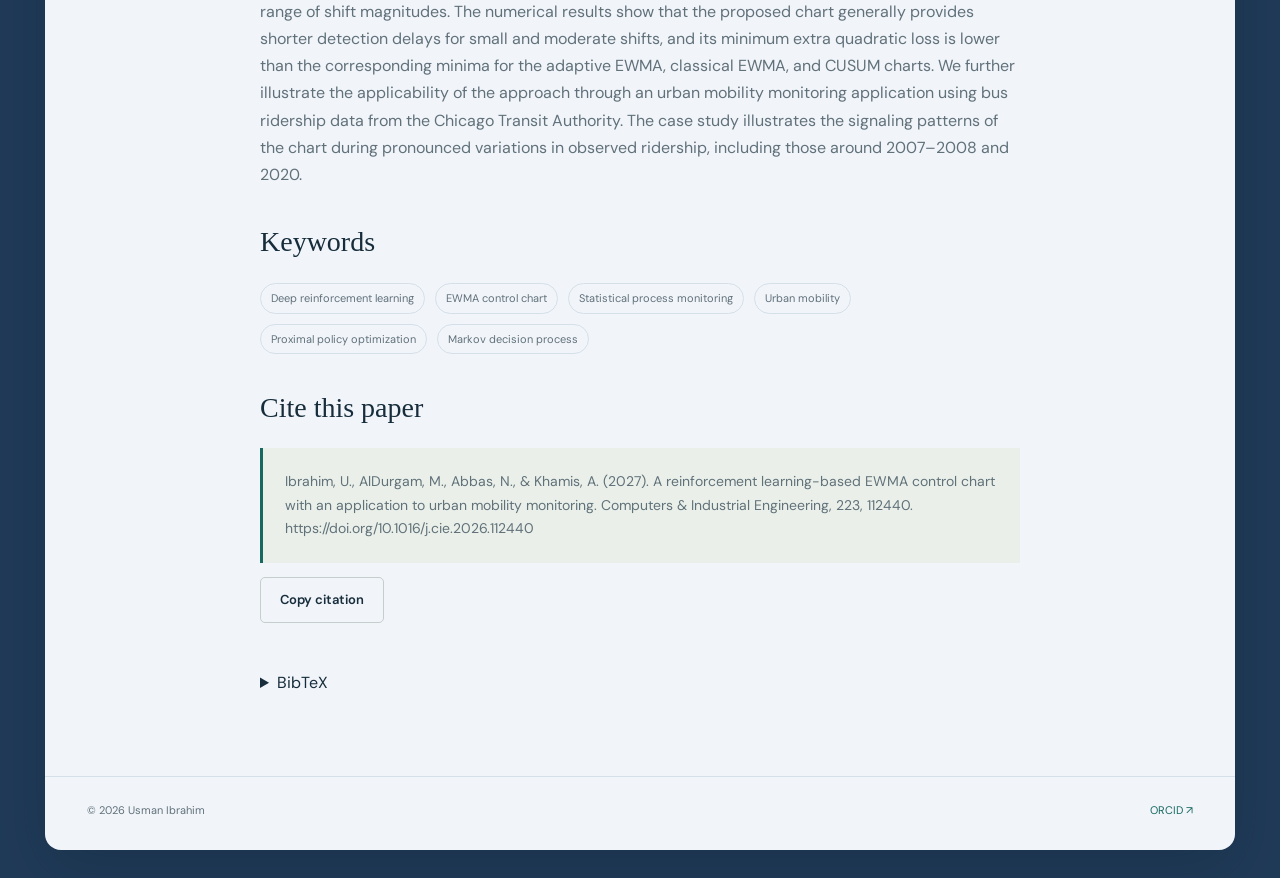
<file: papers/rl-ewma.html>
<!DOCTYPE html>
<html lang="en">
<head>
  <meta charset="UTF-8">
  <meta name="viewport" content="width=device-width, initial-scale=1">

  <title>Reinforcement Learning-Based EWMA | Usman Ibrahim</title>

  <meta name="description"
        content="A reinforcement learning-based EWMA control chart that learns signaling decisions, with an application to Chicago bus ridership monitoring.">

  <meta name="robots" content="index,follow">

  <meta name="citation_title"
        content="A reinforcement learning-based EWMA control chart with an application to urban mobility monitoring">
  <meta name="citation_author" content="Usman Ibrahim">
  <meta name="citation_author" content="Mohammad AlDurgam">
  <meta name="citation_author" content="Nasir Abbas">
  <meta name="citation_author" content="Alaa Khamis">
  <meta name="citation_publication_date" content="2027">
  <meta name="citation_online_date" content="2026/10/09">
  <meta name="citation_journal_title"
        content="Computers &amp; Industrial Engineering">
  <meta name="citation_volume" content="223">
  <meta name="citation_doi" content="10.1016/j.cie.2026.112440">

  <link rel="stylesheet" href="../styles.css">
  <script src="../site.js" defer></script>
</head>

<body>

<a class="skip" href="#main">Skip to content</a>

<header class="header">
  <div class="wrap header-inner">
    <a class="brand" href="../index.html#home">
      <span class="monogram" aria-hidden="true">UI</span>
      Usman Ibrahim
    </a>

    <nav class="nav" aria-label="Main navigation">
      <a href="../index.html#home">Home</a>
      <a href="../index.html#publications" aria-current="page">
        Publications
      </a>
      <a href="../index.html#presentations">Presentations</a>
      <a href="../index.html#news">News</a>
      <a href="../index.html#about">About &amp; links</a>
    </nav>
  </div>
</header>

<main id="main" class="wrap">
  <article class="detail">

    <a class="back" href="../index.html#publications">
      ← All publications
    </a>

    <p class="eyebrow" style="margin-top: 35px;">
      Journal article · 2027
    </p>

    <h1>
      A reinforcement learning-based EWMA control chart with an
      application to urban mobility monitoring
    </h1>

    <p>
      Usman Ibrahim, Mohammad AlDurgam, Nasir Abbas &amp; Alaa Khamis
    </p>

    <p class="journal">
      Computers &amp; Industrial Engineering, 223, 112440
    </p>

    <p class="byline">
      Available online 9 October 2026
    </p>

    <p class="byline">
      DOI:
      <a href="https://doi.org/10.1016/j.cie.2026.112440">
        10.1016/j.cie.2026.112440
      </a>
    </p>

    <div class="citation-area">
      <div class="actions" style="margin-top: 25px;">
        <a class="button"
           href="https://kwnsfk27.r.eu-west-1.awstrack.me/L0/https:%2F%2Fauthors.elsevier.com%2Fa%2F1nyGG1I2r-T-EI/1/010201a14435d86e-4d6d5440-0377-4c4e-ba44-1d712daed65e-000000/jkMDSdc3D0bi9YTTYTLWX9_oELA=473">
          Free-access link ↗
        </a>
        <a class="button"
           href="https://doi.org/10.1016/j.cie.2026.112440">
          Publisher page ↗
        </a>
        <button
          class="button secondary"
          data-copy-citation="Ibrahim, U., AlDurgam, M., Abbas, N., &amp; Khamis, A. (2027). A reinforcement learning-based EWMA control chart with an application to urban mobility monitoring. Computers &amp; Industrial Engineering, 223, 112440. https://doi.org/10.1016/j.cie.2026.112440">
          Copy citation
        </button>
      </div>
      <p class="status" role="status"></p>
    </div>

    <div class="prose"><section class="research-highlights" aria-label="Research highlights"><h2>Research highlights</h2><ul><li>Formulates the monitoring task as a Markov decision process in which the agent observes the current sample and EWMA statistic.</li><li>Trains a proximal policy optimization agent to learn the signaling decision rather than relying solely on a conventional fixed control limit.</li><li>Evaluates detection delays over a range of mean shifts and compares the chart with conventional monitoring methods.</li><li>Uses Chicago Transit Authority bus ridership data to illustrate signaling during pronounced changes, including periods around 2007–2008 and 2020.</li></ul><p><a class="button" href="../manuscripts/rl-ewma-author-manuscript.pdf" target="_blank" rel="noopener">Read author manuscript (PDF) ↗</a> <a class="button secondary" href="../manuscripts/rl-ewma-author-manuscript.pdf" download>Download PDF</a></p>.</p></section>

      <h2>Abstract</h2>

      <p>
        Recent studies have applied reinforcement learning to control
        chart design, but direct learning of the signaling decision
        remains limited. In this study, we propose a reinforcement
        learning-based exponentially weighted moving average control
        chart for process monitoring. The monitoring task is formulated
        as a Markov decision process in which a proximal policy
        optimization agent learns a signaling probability from the
        current sample observation and EWMA statistic. The chart
        performance is evaluated using the average run length, expected
        average run length, and extra quadratic loss over a range of
        shift magnitudes. The numerical results show that the proposed
        chart generally provides shorter detection delays for small
        and moderate shifts, and its minimum extra quadratic loss is
        lower than the corresponding minima for the adaptive EWMA,
        classical EWMA, and CUSUM charts. We further illustrate the
        applicability of the approach through an urban mobility
        monitoring application using bus ridership data from the
        Chicago Transit Authority. The case study illustrates the
        signaling patterns of the chart during pronounced variations
        in observed ridership, including those around 2007–2008
        and 2020.
      </p>

      <h2>Keywords</h2>

      <div class="focus-strip">
        <span class="tag">Deep reinforcement learning</span>
        <span class="tag">EWMA control chart</span>
        <span class="tag">Statistical process monitoring</span>
        <span class="tag">Urban mobility</span>
        <span class="tag">Proximal policy optimization</span>
        <span class="tag">Markov decision process</span>
      </div>

      <h2>Cite this paper</h2>

      <div class="citation-area">
        <p class="citation">
          Ibrahim, U., AlDurgam, M., Abbas, N., &amp; Khamis, A.
          (2027). A reinforcement learning-based EWMA control chart
          with an application to urban mobility monitoring.
          Computers &amp; Industrial Engineering, 223, 112440.
          https://doi.org/10.1016/j.cie.2026.112440
        </p>

        <button
          class="button secondary"
          data-copy-citation="Ibrahim, U., AlDurgam, M., Abbas, N., &amp; Khamis, A. (2027). A reinforcement learning-based EWMA control chart with an application to urban mobility monitoring. Computers &amp; Industrial Engineering, 223, 112440. https://doi.org/10.1016/j.cie.2026.112440">
          Copy citation
        </button>

        <p class="status" role="status"></p>
      </div>

      <details>
        <summary>BibTeX</summary>
        <pre class="citation" style="white-space: pre-wrap;">@article{ibrahim2027reinforcement,
  title = {A reinforcement learning-based EWMA control chart with an application to urban mobility monitoring},
  author = {Ibrahim, Usman and AlDurgam, Mohammad and Abbas, Nasir and Khamis, Alaa},
  journal = {Computers \&amp; Industrial Engineering},
  volume = {223},
  pages = {112440},
  year = {2027},
  doi = {10.1016/j.cie.2026.112440},
  url = {https://doi.org/10.1016/j.cie.2026.112440}
}</pre>
      </details>

    </div>
  </article>
</main>

<footer class="footer">
  <div class="wrap footer-inner">
    <span>© <span data-year>2026</span> Usman Ibrahim</span>
    <a href="https://orcid.org/0009-0003-8951-0145">ORCID ↗</a>
  </div>
</footer>

</body>
</html>
</file>
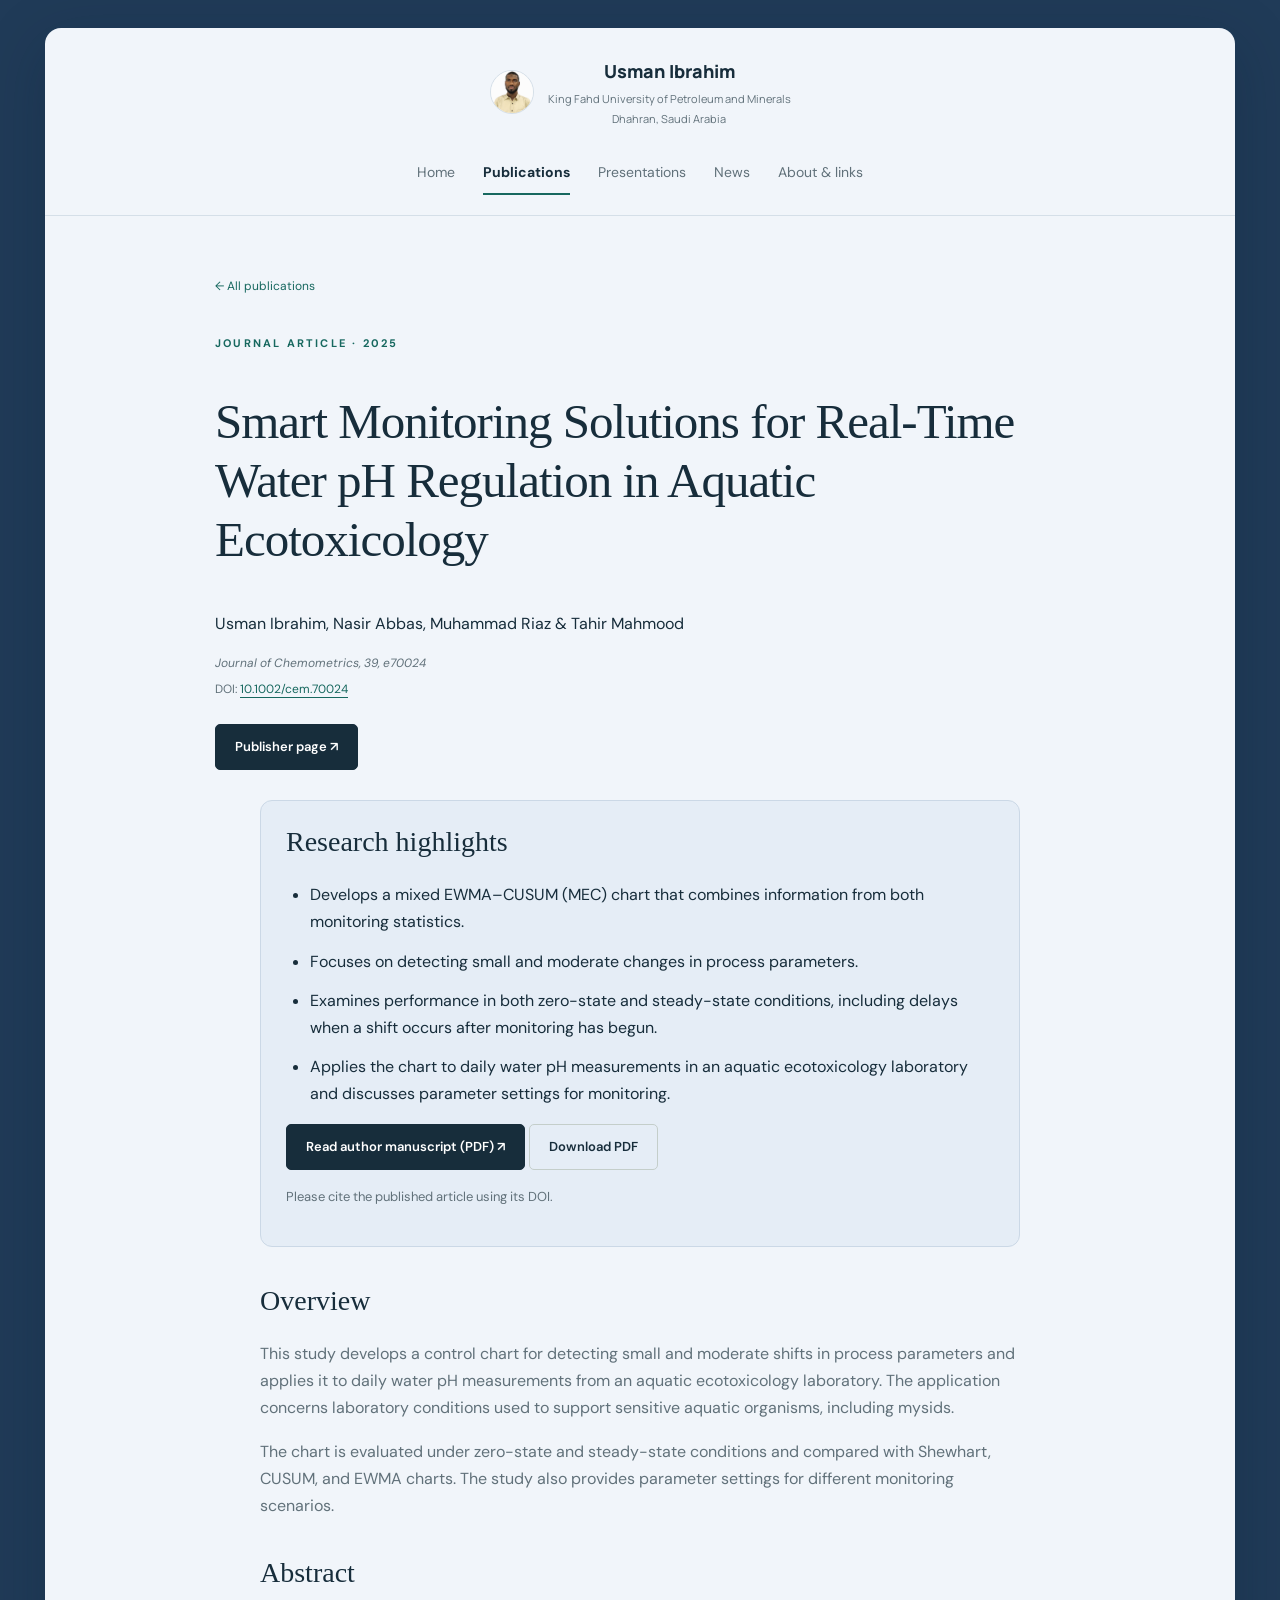
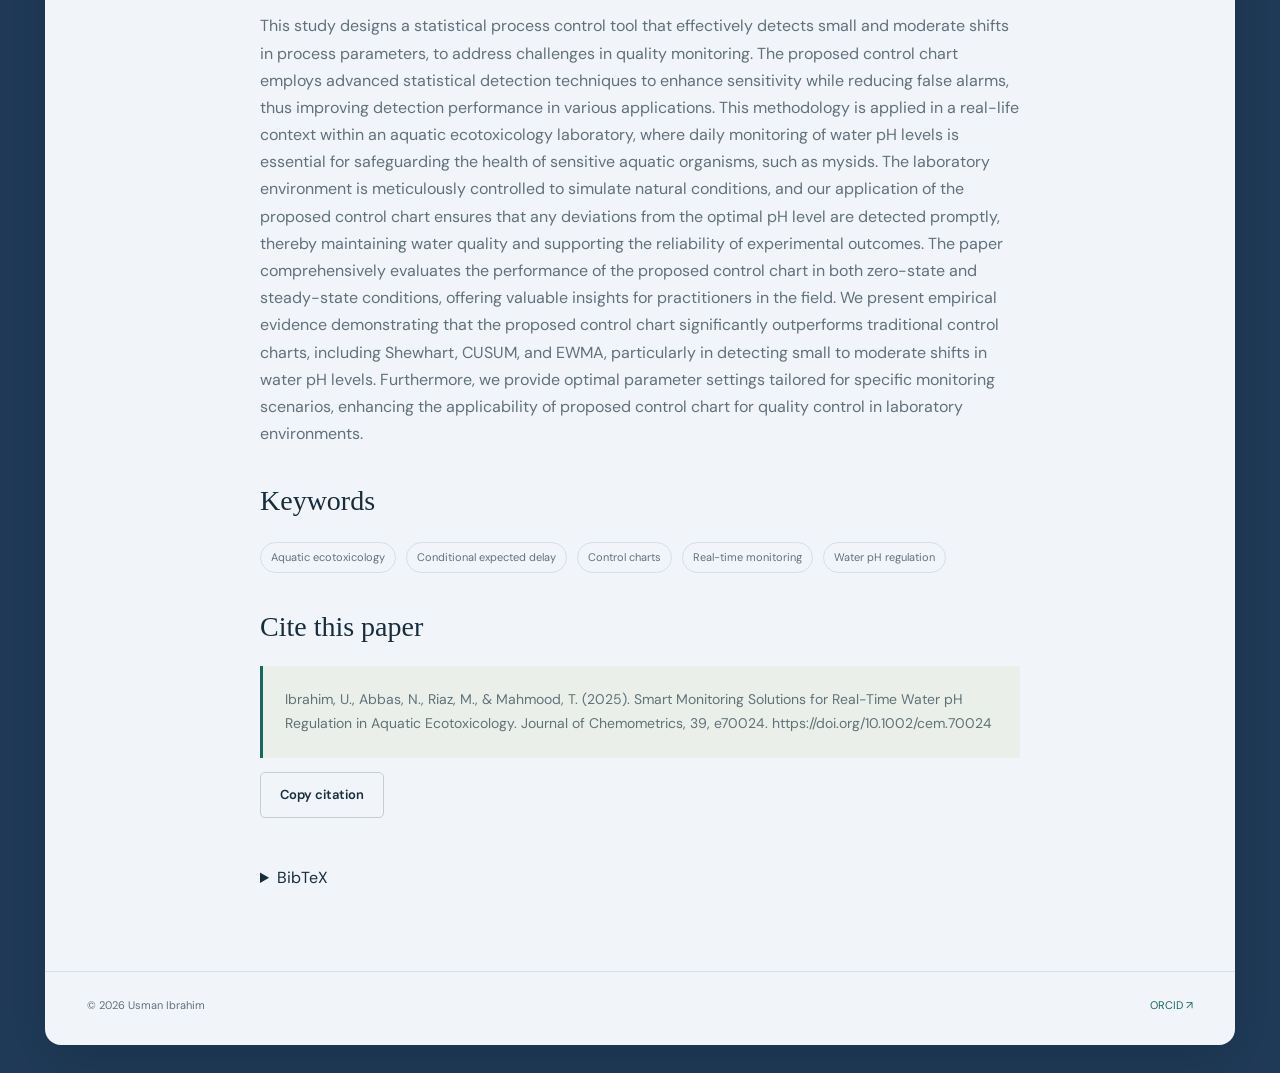
<file: papers/water-ph-monitoring.html>
<!DOCTYPE html>
<html lang="en">
<head>
  <meta charset="UTF-8">
  <meta name="viewport" content="width=device-width, initial-scale=1">

  <title>Water pH Monitoring | Usman Ibrahim</title>

  <meta name="description"
        content="Statistical process monitoring for detecting shifts in water pH in an aquatic ecotoxicology laboratory.">

  <meta name="robots" content="index,follow">

  <meta name="citation_title"
        content="Smart Monitoring Solutions for Real-Time Water pH Regulation in Aquatic Ecotoxicology">
  <meta name="citation_author" content="Usman Ibrahim">
  <meta name="citation_author" content="Nasir Abbas">
  <meta name="citation_author" content="Muhammad Riaz">
  <meta name="citation_author" content="Tahir Mahmood">
  <meta name="citation_publication_date" content="2025">
  <meta name="citation_journal_title" content="Journal of Chemometrics">
  <meta name="citation_volume" content="39">
  <meta name="citation_doi" content="10.1002/cem.70024">

  <link rel="stylesheet" href="../styles.css">
  <script src="../site.js" defer></script>
</head>

<body>

<a class="skip" href="#main">Skip to content</a>

<header class="header">
  <div class="wrap header-inner">
    <a class="brand" href="../index.html#home">
      <span class="monogram" aria-hidden="true">UI</span>
      Usman Ibrahim
    </a>

    <nav class="nav" aria-label="Main navigation">
      <a href="../index.html#home">Home</a>
      <a href="../index.html#publications" aria-current="page">
        Publications
      </a>
      <a href="../index.html#presentations">Presentations</a>
      <a href="../index.html#news">News</a>
      <a href="../index.html#about">About &amp; links</a>
    </nav>
  </div>
</header>

<main id="main" class="wrap">
  <article class="detail">

    <a class="back" href="../index.html#publications">
      ← All publications
    </a>

    <p class="eyebrow" style="margin-top: 35px;">
      Journal article · 2025
    </p>

    <h1>
      Smart Monitoring Solutions for Real-Time Water pH Regulation
      in Aquatic Ecotoxicology
    </h1>

    <p>
      Usman Ibrahim, Nasir Abbas, Muhammad Riaz &amp; Tahir Mahmood
    </p>

    <p class="journal">
      Journal of Chemometrics, 39, e70024
    </p>

    <p class="byline">
      DOI:
      <a href="https://doi.org/10.1002/cem.70024">
        10.1002/cem.70024
      </a>
    </p>

    <div class="actions" style="margin-top: 25px;">
      <a class="button" href="https://doi.org/10.1002/cem.70024">
        Publisher page ↗
      </a>
    </div>

    <div class="prose"><section class="research-highlights" aria-label="Research highlights"><h2>Research highlights</h2><ul><li>Develops a mixed EWMA–CUSUM (MEC) chart that combines information from both monitoring statistics.</li><li>Focuses on detecting small and moderate changes in process parameters.</li><li>Examines performance in both zero-state and steady-state conditions, including delays when a shift occurs after monitoring has begun.</li><li>Applies the chart to daily water pH measurements in an aquatic ecotoxicology laboratory and discusses parameter settings for monitoring.</li></ul><p><a class="button" href="../manuscripts/Mixed Paper Accepted.pdf" target="_blank" rel="noopener">Read author manuscript (PDF) ↗</a> <a class="button secondary" href="../manuscripts/water-ph-accepted.pdf" download>Download PDF</a></p><p class="manuscript-note">Please cite the published article using its DOI.</p></section>

      <h2>Overview</h2>

      <p>
        This study develops a control chart for detecting small and
        moderate shifts in process parameters and applies it to daily
        water pH measurements from an aquatic ecotoxicology laboratory.
        The application concerns laboratory conditions used to support
        sensitive aquatic organisms, including mysids.
      </p>

      <p>
        The chart is evaluated under zero-state and steady-state
        conditions and compared with Shewhart, CUSUM, and EWMA charts.
        The study also provides parameter settings for different
        monitoring scenarios.
      </p>

      <h2>Abstract</h2>

      <p>
        This study designs a statistical process control tool that
        effectively detects small and moderate shifts in process
        parameters, to address challenges in quality monitoring.
        The proposed control chart employs advanced statistical
        detection techniques to enhance sensitivity while reducing
        false alarms, thus improving detection performance in various
        applications. This methodology is applied in a real-life
        context within an aquatic ecotoxicology laboratory, where
        daily monitoring of water pH levels is essential for
        safeguarding the health of sensitive aquatic organisms,
        such as mysids. The laboratory environment is meticulously
        controlled to simulate natural conditions, and our application
        of the proposed control chart ensures that any deviations from
        the optimal pH level are detected promptly, thereby maintaining
        water quality and supporting the reliability of experimental
        outcomes. The paper comprehensively evaluates the performance
        of the proposed control chart in both zero-state and
        steady-state conditions, offering valuable insights for
        practitioners in the field. We present empirical evidence
        demonstrating that the proposed control chart significantly
        outperforms traditional control charts, including Shewhart,
        CUSUM, and EWMA, particularly in detecting small to moderate
        shifts in water pH levels. Furthermore, we provide optimal
        parameter settings tailored for specific monitoring scenarios,
        enhancing the applicability of proposed control chart for
        quality control in laboratory environments.
      </p>

      <h2>Keywords</h2>

      <div class="focus-strip">
        <span class="tag">Aquatic ecotoxicology</span>
        <span class="tag">Conditional expected delay</span>
        <span class="tag">Control charts</span>
        <span class="tag">Real-time monitoring</span>
        <span class="tag">Water pH regulation</span>
      </div>

      <h2>Cite this paper</h2>

      <div class="citation-area">
        <p class="citation">
          Ibrahim, U., Abbas, N., Riaz, M., &amp; Mahmood, T. (2025).
          Smart Monitoring Solutions for Real-Time Water pH Regulation
          in Aquatic Ecotoxicology. Journal of Chemometrics, 39,
          e70024. https://doi.org/10.1002/cem.70024
        </p>

        <button
          class="button secondary"
          data-copy-citation="Ibrahim, U., Abbas, N., Riaz, M., &amp; Mahmood, T. (2025). Smart Monitoring Solutions for Real-Time Water pH Regulation in Aquatic Ecotoxicology. Journal of Chemometrics, 39, e70024. https://doi.org/10.1002/cem.70024">
          Copy citation
        </button>

        <p class="status" role="status"></p>
      </div>

      <details>
        <summary>BibTeX</summary>
        <pre class="citation" style="white-space: pre-wrap;">@article{ibrahim2025water,
  title = {Smart Monitoring Solutions for Real-Time Water pH Regulation in Aquatic Ecotoxicology},
  author = {Ibrahim, Usman and Abbas, Nasir and Riaz, Muhammad and Mahmood, Tahir},
  journal = {Journal of Chemometrics},
  volume = {39},
  pages = {e70024},
  year = {2025},
  doi = {10.1002/cem.70024},
  url = {https://doi.org/10.1002/cem.70024}
}</pre>
      </details>

    </div>
  </article>
</main>

<footer class="footer">
  <div class="wrap footer-inner">
    <span>© <span data-year>2026</span> Usman Ibrahim</span>
    <a href="https://orcid.org/0009-0003-8951-0145">ORCID ↗</a>
  </div>
</footer>

</body>
</html>
</file>
<file: styles.css>
@import url('https://fonts.googleapis.com/css2?family=DM+Sans:wght@400;500;600;700&family=Manrope:wght@400;500;600;700;800&display=swap');

:root {
  --paper: #f1f5fa;
  --ink: #172d3b;
  --muted: #61717a;
  --line: #d5dfe8;
  --teal: #17685f;
  --soft: #e6efea;
  --white: #fff;
  --serif: Georgia, "Times New Roman", serif;
}

* {
  box-sizing: border-box;
}

html {
  background: #203b58;
  scroll-behavior: smooth;
}

body {
  max-width: 1190px;
  margin: 28px auto !important;
  background: var(--paper) !important;
  color: var(--ink);
  font-family: "DM Sans", Arial, sans-serif;
  font-size: 16px;
  line-height: 1.7;
  border-radius: 16px;
  box-shadow: 0 18px 60px rgb(10 27 48 / 25%);
}

a {
  color: var(--teal);
  text-underline-offset: 4px;
}

button,
input {
  font: inherit;
}

button,
a {
  -webkit-tap-highlight-color: transparent;
}

:focus-visible {
  outline: 3px solid #b57531;
  outline-offset: 5px;
}

[hidden] {
  display: none !important;
}

.wrap {
  width: 100%;
  max-width: 1190px;
  margin: auto;
  padding: 0 42px;
}

.skip {
  position: absolute;
  top: -80px;
  padding: 12px;
  background: white;
  z-index: 10;
}

.skip:focus {
  top: 0;
}

/* Header */

.header {
  border-bottom: 1px solid var(--line);
}

.header-inner {
  min-height: 104px;
  display: flex;
  flex-direction: column;
  align-items: center;
  justify-content: center;
  gap: 22px;
  padding: 28px 0 20px;
}

.brand {
  display: flex;
  align-items: center;
  justify-content: center;
  gap: 14px;
  max-width: 100%;
  color: var(--ink);
  text-decoration: none;
  font-family: Manrope, Arial, sans-serif;
  font-size: 18px;
  font-weight: 800;
}

.brand-info {
  display: flex;
  flex-direction: column;
  align-items: center;
  min-width: 0;
  text-align: center;
}

.brand-name {
  color: inherit;
  text-decoration: none;
}

.brand-affiliation {
  display: block;
  margin-top: 4px;
  color: var(--muted);
  font-size: 11px;
  font-weight: 400;
  line-height: 1.5;
}

.nav {
  display: flex;
  width: 100%;
  align-items: center;
  justify-content: center;
  flex-wrap: wrap;
  gap: 12px 28px;
}

.nav a {
  position: relative;
  padding: 11px 0;
  color: var(--muted);
  font-size: 14px;
  text-decoration: none;
}

.nav a[aria-current="page"] {
  color: var(--ink);
  font-weight: 700;
}

.nav a[aria-current="page"]::after {
  content: "";
  position: absolute;
  bottom: 0;
  left: 0;
  right: 0;
  height: 2px;
  background: var(--teal);
}

/* Circular profile photo */

.avatar-button {
  display: block;
  flex-shrink: 0;
  width: 44px;
  height: 44px;
  padding: 0;
  border: 0;
  border-radius: 50%;
  background: transparent;
  cursor: zoom-in;
}

.avatar-button img {
  display: block;
  width: 100%;
  height: 100%;
  object-fit: cover;
  object-position: center top;
  border: 1px solid var(--line);
  border-radius: 50%;
}

.photo-dialog {
  padding: 48px 18px 18px;
  border: 0;
  background: transparent;
  overflow: visible;
  max-width: 95vw;
  max-height: 95vh;
}

.photo-dialog::backdrop {
  background: rgb(10 24 32 / 80%);
}

.photo-dialog img {
  display: block;
  width: min(460px, 78vw, 70vh);
  height: auto;
  aspect-ratio: 1;
  object-fit: cover;
  object-position: center top;
  border: 4px solid white;
  border-radius: 50%;
}

.photo-close {
  position: absolute;
  top: 0;
  right: 18px;
  width: 36px;
  height: 36px;
  padding: 0;
  border: 0;
  border-radius: 50%;
  background: white;
  color: var(--ink);
  font-size: 25px;
  cursor: pointer;
}

/* Homepage */

.hero {
  display: block;
  padding: 77px 0 66px;
}

.eyebrow {
  margin: 0 0 20px;
  color: var(--teal);
  font-size: 11px;
  font-weight: 700;
  letter-spacing: 2.2px;
  text-transform: uppercase;
}

.hero h1 {
  display: table;
  margin: 0 auto 24px;
  padding-bottom: 18px;
  border-bottom: 3px solid var(--teal);
  font: 400 clamp(48px, 6vw, 78px)/1.06 var(--serif);
  letter-spacing: -2.8px;
}

.lead {
  max-width: 540px;
  margin: 0 auto 29px;
  color: var(--muted);
  font-size: 17px;
}

.actions {
  display: flex;
  align-items: center;
  flex-wrap: wrap;
  gap: 13px;
}

.button {
  display: inline-flex;
  align-items: center;
  justify-content: center;
  gap: 15px;
  padding: 11px 19px;
  border: 1px solid var(--ink);
  border-radius: 5px;
  background: var(--ink);
  color: white;
  font-size: 13px;
  font-weight: 600;
  text-decoration: none;
  cursor: pointer;
}

.button.secondary {
  border-color: #c4ceca;
  background: transparent;
  color: var(--ink);
}

.button:hover {
  border-color: var(--teal);
  background: var(--teal);
  color: white;
}

.affiliation {
  display: flex;
  justify-content: space-between;
  gap: 20px;
  padding: 22px 0;
  border-top: 1px solid var(--line);
  border-bottom: 1px solid var(--line);
  color: var(--muted);
  font-size: 13px;
}

.affiliation strong {
  color: var(--ink);
  font-weight: 500;
}

.content {
  min-height: 510px;
  padding: 43px 0 70px;
}

.two-col {
  display: grid;
  grid-template-columns: minmax(0, 1fr);
  gap: 48px;
}

.two-col > div,
.two-col > aside {
  width: 100%;
  min-width: 0;
}

.section-top {
  display: flex;
  flex-direction: column;
  align-items: center;
  justify-content: center;
  gap: 10px;
  margin-bottom: 23px;
}

.section-top h2,
.page-title {
  margin: 0;
  font: 400 34px/1.2 var(--serif);
  letter-spacing: -0.6px;
}

.section-top a {
  font-size: 12px;
  text-decoration: none;
}

/* Publications */

.card {
  padding: 29px;
  border: 1px solid var(--line);
  border-radius: 9px;
  background: var(--white);
}

.card-top {
  display: flex;
  align-items: center;
  justify-content: flex-start;
  flex-wrap: wrap;
  gap: 15px;
  margin-bottom: 16px;
}

.badge {
  padding: 4px 9px;
  border-radius: 4px;
  background: var(--soft);
  color: var(--teal);
  font-size: 10px;
  font-weight: 700;
  letter-spacing: 1px;
  text-transform: uppercase;
}

.year {
  color: var(--muted);
  font-size: 12px;
}

.paper-title {
  margin: 0 0 14px;
  font: 400 25px/1.35 var(--serif);
}

.paper-title a {
  color: var(--ink);
  text-decoration: none;
}

.paper-title a:hover {
  color: var(--teal);
}

.byline,
.journal {
  margin: 5px 0;
  color: var(--muted);
  font-size: 12px;
}

.byline .self {
  color: var(--ink);
  text-decoration: underline;
  text-underline-offset: 3px;
}

.journal {
  font-style: italic;
}

.summary {
  margin: 20px 0;
  color: var(--muted);
  font-size: 14px;
}

.links {
  display: flex;
  align-items: center;
  justify-content: flex-start;
  flex-wrap: wrap;
  gap: 18px;
  padding-top: 18px;
  border-top: 1px solid var(--line);
}

.links a,
.text-button {
  color: var(--teal);
  font-size: 12px;
  font-weight: 600;
  text-decoration: none;
}

.text-button {
  padding: 0;
  border: 0;
  background: none;
  cursor: pointer;
}

.focus-strip {
  display: flex;
  justify-content: flex-start;
  flex-wrap: wrap;
  gap: 10px;
  margin-top: 25px;
}

.tag {
  padding: 5px 10px;
  border: 1px solid var(--line);
  border-radius: 30px;
  color: var(--muted);
  font-size: 11px;
}

/* News */

.news-item {
  padding: 19px 0;
  border-bottom: 1px solid var(--line);
}

.news-item:first-child {
  padding-top: 0;
}

.news-item time {
  color: var(--teal);
  font-size: 10px;
  letter-spacing: 1px;
  text-transform: uppercase;
}

.news-item h3 {
  margin: 8px 0;
  font-size: 14px;
  font-weight: 500;
  line-height: 1.7;
}

.news-item p {
  margin: 0;
  color: var(--muted);
  font-size: 13px;
}

/* Main section headings */

.page-head {
  padding: 20px 0 28px;
}

.page-head .lead {
  max-width: 680px;
  margin-top: 17px;
}

.empty {
  padding: 45px 30px;
  border: 1px dashed #bccac3;
  border-radius: 9px;
  background: #eef1eb;
}

.empty h3 {
  margin: 0 0 10px;
  font: 400 25px var(--serif);
}

.empty p {
  max-width: 580px;
  margin: 0;
  color: var(--muted);
  font-size: 14px;
}

.search {
  width: 100%;
  max-width: 420px;
  margin-bottom: 24px;
  padding: 11px 15px;
  border: 1px solid #c9d3cd;
  border-radius: 5px;
  background: white;
  color: var(--ink);
}

.no-results {
  padding: 20px 0;
  color: var(--muted);
}

/* Individual paper pages */

.detail {
  max-width: 850px;
  margin: 0 auto;
  padding: 55px 0 80px;
}

.detail h1 {
  font: 400 clamp(33px, 4vw, 49px)/1.2 var(--serif);
  letter-spacing: -1px;
}

.prose {
  max-width: 760px;
  margin-left: auto;
  margin-right: auto;
}

.prose h2 {
  margin-top: 38px;
  font: 400 28px var(--serif);
}

.prose p {
  color: var(--muted);
}

.back {
  font-size: 12px;
  text-decoration: none;
}

.research-highlights {
  margin: 30px 0;
  padding: 25px;
  border: 1px solid #cbd8e6;
  border-radius: 12px;
  background: #e5edf6;
}

.research-highlights h2 {
  margin-top: 0;
}

.research-highlights ul {
  padding-left: 24px;
  list-style-position: outside;
}

.research-highlights li {
  margin: 12px 0;
}

.manuscript-note {
  font-size: 13px;
}

.citation {
  padding: 22px;
  border-left: 3px solid var(--teal);
  background: #eaf0e9;
  font-size: 14px;
  overflow-wrap: anywhere;
}

.status {
  min-height: 22px;
  color: var(--teal);
  font-size: 12px;
}

.copyright {
  color: var(--muted);
  font-size: 11px;
}

/* Footer */

.footer {
  padding: 24px 0 30px;
  border-top: 1px solid var(--line);
}

.footer-inner {
  display: flex;
  justify-content: space-between;
  flex-wrap: wrap;
  gap: 20px;
  color: var(--muted);
  font-size: 11px;
}

.footer a {
  text-decoration: none;
}

/*
  Explicit alignment overrides.
  These also override the older inline styles in index.html.
*/

main#main,
main#main .hero,
main#main .card,
main#main .prose,
main#main .news-item,
main#main .empty,
main#main .paper-title,
main#main .news-item h3,
main#main .prose h2,
main#main .prose h3,
main#main .detail,
main#main .detail *,
main#main .research-highlights,
main#main .research-highlights * {
  text-align: left !important;
}

/* Only these main headings are centered */

main#main .hero > h1,
main#main .hero > .eyebrow,
main#main .hero > div > h1,
main#main .hero > div > .eyebrow,
main#main .page-head > .page-title,
main#main .page-head > .eyebrow,
main#main .section-top,
main#main .section-top > h2 {
  text-align: center !important;
}

main#main .hero h1 {
  display: table;
  margin-left: auto;
  margin-right: auto;
}

main#main .actions,
main#main .links,
main#main .focus-strip,
main#main .card-top {
  justify-content: flex-start !important;
}

main#main .hero .actions {
  justify-content: center !important;
}

.header .nav {
  justify-content: center !important;
}

/* Responsive layout */

@media (max-width: 850px) {
  .wrap {
    padding: 0 25px;
  }

  .hero {
    padding: 45px 0;
  }

  .affiliation {
    flex-direction: column;
    gap: 5px;
  }
}

@media (max-width: 700px) {
  body {
    margin: 0 auto !important;
    border-radius: 0;
  }

  .header-inner {
    padding: 24px 0 18px;
  }

  .nav {
    gap: 10px 18px;
  }

  .brand-affiliation {
    max-width: 250px;
  }

  .research-highlights {
    padding: 18px;
  }
}

@media (max-width: 540px) {
  .wrap {
    padding: 0 20px;
  }

  .nav a {
    font-size: 12px;
    white-space: nowrap;
  }

  .hero {
    padding: 42px 0 30px;
  }

  .hero h1 {
    font-size: 55px;
  }

  .lead {
    font-size: 15px;
  }

  .card {
    padding: 23px;
  }

  .content {
    padding-top: 30px;
  }

  .footer-inner {
    flex-direction: column;
    gap: 6px;
  }

  .paper-title {
    font-size: 23px;
  }

  .section-top h2 {
    font-size: 29px;
  }
}

@media (prefers-reduced-motion: reduce) {
  html {
    scroll-behavior: auto;
  }
}
</file>
